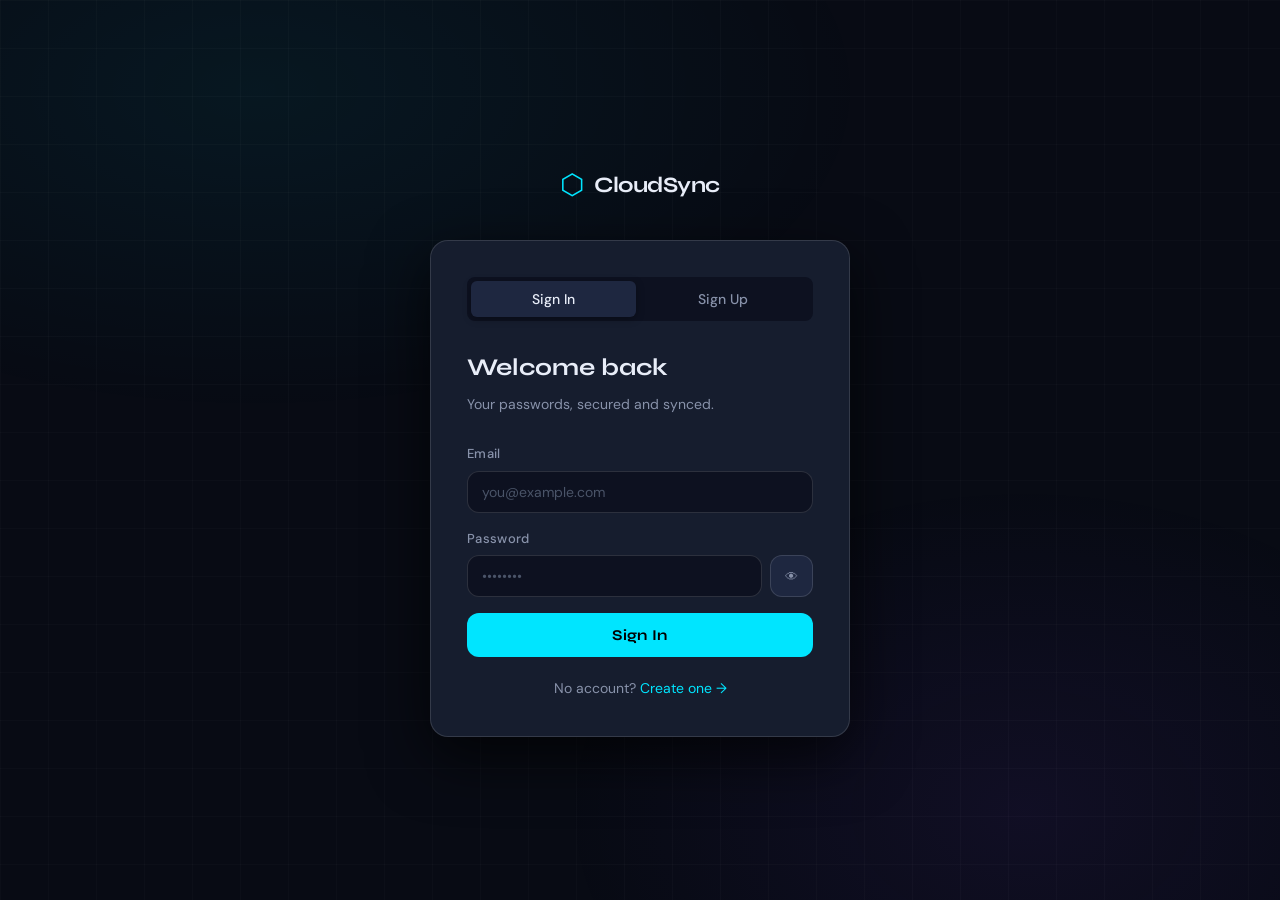
<file: index.html>
<!DOCTYPE html>
<html lang="en">
<head>
  <meta charset="UTF-8">
  <meta name="viewport" content="width=device-width, initial-scale=1.0">
  <title>CloudSync — Password Vault</title>
  <link rel="preconnect" href="https://fonts.googleapis.com">
  <link href="https://fonts.googleapis.com/css2?family=Syne:wght@400;600;700;800&family=DM+Sans:wght@300;400;500&display=swap" rel="stylesheet">
  <link rel="stylesheet" href="style.css">
</head>
<body class="auth-page">

  <div class="bg-mesh"></div>
  <div class="bg-grid"></div>

  <div class="auth-wrap">
    <div class="auth-brand">
      <div class="brand-icon">⬡</div>
      <span class="brand-name">CloudSync</span>
    </div>

    <div class="auth-card">
      <div class="tab-row">
        <button class="tab-btn active" data-tab="login" onclick="switchTab('login')">Sign In</button>
        <button class="tab-btn" data-tab="signup" onclick="switchTab('signup')">Sign Up</button>
        <div class="tab-indicator"></div>
      </div>

      <h2 id="tab-title">Welcome back</h2>
      <p class="auth-sub">Your passwords, secured and synced.</p>

      <div class="field">
        <label>Email</label>
        <input type="email" id="email" placeholder="you@example.com" autocomplete="email">
      </div>

      <div class="field">
        <label>Password</label>
        <div class="input-group">
          <input type="password" id="password" placeholder="••••••••" autocomplete="current-password">
          <button class="eye-btn" type="button" onclick="toggleEye()">👁</button>
        </div>
      </div>

      <button class="primary-btn" id="action-btn" onclick="login()">Sign In</button>

      <p class="auth-hint">
        <span id="hint-text">No account? </span>
        <a href="#" onclick="switchTab('signup'); return false;">Create one →</a>
      </p>
    </div>
  </div>

  <div id="toast" class="toast"></div>

  <script src="supabase.js"></script>
  <script src="auth.js"></script>
  <script>
    function toggleEye() {
      const inp = document.getElementById("password");
      inp.type = inp.type === "password" ? "text" : "password";
    }
  </script>
</body>
</html>
</file>
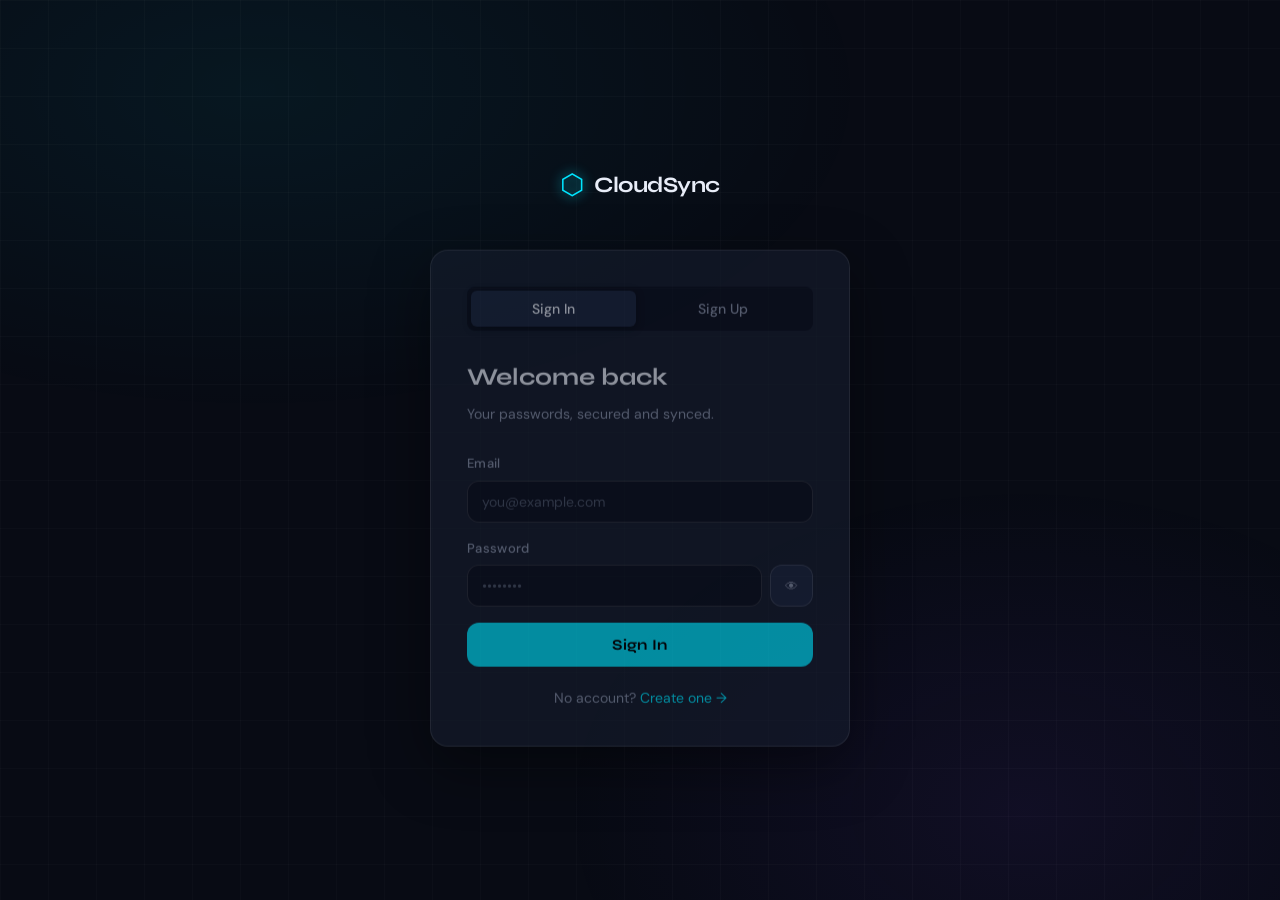
<file: dashboard.html>
<!DOCTYPE html>
<html lang="en">
<head>
  <meta charset="UTF-8">
  <meta name="viewport" content="width=device-width, initial-scale=1.0">
  <title>CloudSync — Dashboard</title>
  <link rel="preconnect" href="https://fonts.googleapis.com">
  <link href="https://fonts.googleapis.com/css2?family=Syne:wght@400;600;700;800&family=DM+Sans:wght@300;400;500&display=swap" rel="stylesheet">
  <link rel="stylesheet" href="style.css">
</head>
<body class="dash-page">

  <div class="bg-mesh"></div>

  <!-- Sidebar -->
  <aside class="sidebar">
    <div class="brand">
      <div class="brand-icon">⬡</div>
      <span class="brand-name">CloudSync</span>
    </div>

    <div class="user-pill">
      <div class="user-avatar" id="user-initial">?</div>
      <div class="user-info">
        <div class="user-email" id="user-email">Loading…</div>
        <div class="user-role">Password Vault</div>
      </div>
    </div>

    <nav class="sidebar-nav">
      <div class="nav-label">Filters</div>
      <button class="filter-btn active" data-filter="all" onclick="setFilter('all')">
        <span class="nav-icon">🔐</span> All Passwords
      </button>
      <button class="filter-btn" data-filter="social" onclick="setFilter('social')">
        <span class="nav-icon">💬</span> Social
      </button>
      <button class="filter-btn" data-filter="finance" onclick="setFilter('finance')">
        <span class="nav-icon">💳</span> Finance
      </button>
      <button class="filter-btn" data-filter="work" onclick="setFilter('work')">
        <span class="nav-icon">💼</span> Work
      </button>
      <button class="filter-btn" data-filter="shopping" onclick="setFilter('shopping')">
        <span class="nav-icon">🛍</span> Shopping
      </button>
      <button class="filter-btn" data-filter="other" onclick="setFilter('other')">
        <span class="nav-icon">📦</span> Other
      </button>
    </nav>

    <button class="logout-btn" onclick="logout()">⎋ Sign Out</button>
  </aside>

  <!-- Main Content -->
  <main class="main">
    <header class="dash-header">
      <div>
        <h1 class="dash-title">Your Vault</h1>
        <p class="dash-sub">Manage your passwords securely</p>
      </div>
      <button class="primary-btn add-btn" onclick="openAddModal()">+ Add Password</button>
    </header>

    <!-- Stats -->
    <div class="stats-row">
      <div class="stat-card">
        <div class="stat-num" id="stat-total">0</div>
        <div class="stat-label">Total Saved</div>
      </div>
      <div class="stat-card green">
        <div class="stat-num" id="stat-strong">0</div>
        <div class="stat-label">Strong</div>
      </div>
      <div class="stat-card red">
        <div class="stat-num" id="stat-weak">0</div>
        <div class="stat-label">Weak</div>
      </div>
    </div>

    <!-- Search -->
    <div class="search-bar">
      <span class="search-icon">🔍</span>
      <input type="text" placeholder="Search by site or username…" oninput="doSearch(event)">
    </div>

    <!-- Passwords List -->
    <div id="passwords-list" class="passwords-list">
      <div class="loading-state">Loading vault…</div>
    </div>
  </main>

  <!-- ─── Add Password Modal ─── -->
  <div class="modal" id="add-modal">
    <div class="modal-box">
      <div class="modal-header">
        <h3>Add New Password</h3>
        <button class="close-btn" onclick="closeModal()">✕</button>
      </div>

      <div class="modal-body">
        <div class="field-row">
          <div class="field">
            <label>Site / App Name *</label>
            <input type="text" id="site-name" placeholder="e.g. Gmail, GitHub">
          </div>
          <div class="field">
            <label>Username / Email</label>
            <input type="text" id="site-user" placeholder="your@email.com">
          </div>
        </div>

        <div class="field">
          <label>Password *</label>
          <div class="input-group">
            <input type="text" id="pwd-input" placeholder="Enter or generate" oninput="checkStrength()">
            <button class="eye-btn" type="button" onclick="generatePassword()">⚡ Gen</button>
          </div>
        </div>

        <!-- Strength Bar -->
        <div class="strength-wrap">
          <div class="strength-track">
            <div id="strength-bar" class="strength-fill"></div>
          </div>
          <div class="strength-info">
            <span id="strength-label"></span>
            <span id="crack-time"></span>
          </div>
        </div>

        <!-- Generator Options -->
        <div class="gen-options">
          <label class="gen-label">Generator options</label>
          <div class="gen-row">
            <label class="check-label"><input type="checkbox" id="gen-upper" checked> A–Z</label>
            <label class="check-label"><input type="checkbox" id="gen-numbers" checked> 0–9</label>
            <label class="check-label"><input type="checkbox" id="gen-symbols" checked> !@#</label>
            <div class="len-control">
              <span>Length:</span>
              <input type="number" id="gen-length" value="16" min="8" max="64">
            </div>
          </div>
        </div>

        <div class="field-row">
          <div class="field">
            <label>Category</label>
            <select id="category">
              <option value="social">Social</option>
              <option value="finance">Finance</option>
              <option value="work">Work</option>
              <option value="shopping">Shopping</option>
              <option value="other" selected>Other</option>
            </select>
          </div>
        </div>

        <div class="field">
          <label>Notes</label>
          <textarea id="notes" placeholder="Optional notes…" rows="2"></textarea>
        </div>
      </div>

      <div class="modal-footer">
        <button class="ghost-btn" onclick="closeModal()">Cancel</button>
        <button class="primary-btn" onclick="savePassword()">Save Password</button>
      </div>
    </div>
  </div>

  <!-- ─── View Password Modal ─── -->
  <div class="modal" id="view-modal">
    <div class="modal-box">
      <div class="modal-header">
        <h3>Password Details</h3>
        <button class="close-btn" onclick="closeModal()">✕</button>
      </div>
      <div class="modal-body view-details">
        <div class="detail-row">
          <span class="detail-label">Site</span>
          <span class="detail-val" id="view-site"></span>
        </div>
        <div class="detail-row">
          <span class="detail-label">Username</span>
          <span class="detail-val" id="view-user"></span>
        </div>
        <div class="detail-row">
          <span class="detail-label">Password</span>
          <span class="detail-val mono" id="view-pwd"></span>
        </div>
        <div class="detail-row">
          <span class="detail-label">Category</span>
          <span class="detail-val" id="view-cat"></span>
        </div>
        <div class="detail-row">
          <span class="detail-label">Notes</span>
          <span class="detail-val" id="view-notes"></span>
        </div>
        <div class="detail-row">
          <span class="detail-label">Saved on</span>
          <span class="detail-val" id="view-date"></span>
        </div>
      </div>
      <div class="modal-footer">
        <button class="ghost-btn" onclick="closeModal()">Close</button>
      </div>
    </div>
  </div>

  <!-- Modal overlay click to close -->
  <div id="toast" class="toast"></div>

  <script src="supabase.js"></script>
  <script src="passwords.js"></script>
  <script>
    window.onload = function() {
      guardAuth();
      const user = localStorage.getItem("cs_user");
      document.getElementById("user-email").textContent = user;
      document.getElementById("user-initial").textContent = user.charAt(0).toUpperCase();
      loadPasswords();
    };

    function guardAuth() {
      if (!localStorage.getItem("cs_user")) window.location.href = "index.html";
    }

    function logout() {
      localStorage.removeItem("cs_user");
      localStorage.removeItem("cs_uid");
      window.location.href = "index.html";
    }

    // Close modal on backdrop click
    document.querySelectorAll(".modal").forEach(m => {
      m.addEventListener("click", e => { if (e.target === m) closeModal(); });
    });
  </script>
</body>
</html>
</file>
<file: style.css>
/* ─── Reset & Tokens ────────────────────────────────────────── */
*, *::before, *::after { box-sizing: border-box; margin: 0; padding: 0; }

:root {
  --bg:          #080b14;
  --bg2:         #0d1120;
  --bg3:         #111827;
  --surface:     #161d2e;
  --surface2:    #1e2740;
  --border:      rgba(255,255,255,0.07);
  --border2:     rgba(255,255,255,0.13);
  --text:        #e8edf8;
  --text-dim:    #8892aa;
  --text-muted:  #4a5468;
  --accent:      #00e5ff;
  --accent2:     #7c3aed;
  --green:       #34d399;
  --red:         #f87171;
  --yellow:      #fbbf24;
  --font-head:   'Syne', sans-serif;
  --font-body:   'DM Sans', sans-serif;
  --radius:      12px;
  --radius-lg:   18px;
  --shadow:      0 8px 32px rgba(0,0,0,0.5);
  --shadow-lg:   0 20px 60px rgba(0,0,0,0.7);
  --transition:  0.2s cubic-bezier(0.4, 0, 0.2, 1);
}

html, body { height: 100%; }

body {
  background: var(--bg);
  color: var(--text);
  font-family: var(--font-body);
  font-size: 15px;
  line-height: 1.6;
  overflow-x: hidden;
}

/* ─── Background Effects ──────────────────────────────────────── */
.bg-mesh {
  position: fixed;
  inset: 0;
  pointer-events: none;
  z-index: 0;
  background:
    radial-gradient(ellipse 80% 60% at 20% 10%, rgba(0,229,255,0.06) 0%, transparent 60%),
    radial-gradient(ellipse 60% 60% at 80% 90%, rgba(124,58,237,0.08) 0%, transparent 60%);
}

.bg-grid {
  position: fixed;
  inset: 0;
  pointer-events: none;
  z-index: 0;
  background-image:
    linear-gradient(rgba(255,255,255,0.02) 1px, transparent 1px),
    linear-gradient(90deg, rgba(255,255,255,0.02) 1px, transparent 1px);
  background-size: 48px 48px;
}

/* ─── Auth Page ───────────────────────────────────────────────── */
.auth-page {
  display: flex;
  flex-direction: column;
  align-items: center;
  justify-content: center;
  min-height: 100vh;
  padding: 24px;
}

.auth-wrap {
  width: 100%;
  max-width: 420px;
  position: relative;
  z-index: 1;
}

.auth-brand {
  display: flex;
  align-items: center;
  gap: 10px;
  margin-bottom: 32px;
  justify-content: center;
}

.brand-icon {
  font-size: 28px;
  color: var(--accent);
  animation: pulse 3s ease-in-out infinite;
}

@keyframes pulse {
  0%, 100% { filter: drop-shadow(0 0 6px var(--accent)); }
  50% { filter: drop-shadow(0 0 18px var(--accent)); }
}

.brand-name {
  font-family: var(--font-head);
  font-size: 22px;
  font-weight: 700;
  letter-spacing: -0.5px;
  color: var(--text);
}

.auth-card {
  background: var(--surface);
  border: 1px solid var(--border2);
  border-radius: var(--radius-lg);
  padding: 36px;
  box-shadow: var(--shadow-lg);
  animation: slideUp 0.5s cubic-bezier(0.22, 1, 0.36, 1);
}

@keyframes slideUp {
  from { opacity: 0; transform: translateY(24px); }
  to   { opacity: 1; transform: translateY(0); }
}

.tab-row {
  display: flex;
  background: var(--bg2);
  border-radius: 8px;
  padding: 4px;
  margin-bottom: 28px;
  gap: 4px;
}

.tab-btn {
  flex: 1;
  padding: 9px;
  border: none;
  border-radius: 6px;
  background: transparent;
  color: var(--text-dim);
  font-family: var(--font-body);
  font-size: 14px;
  font-weight: 500;
  cursor: pointer;
  transition: var(--transition);
}

.tab-btn.active {
  background: var(--surface2);
  color: var(--text);
  box-shadow: 0 2px 8px rgba(0,0,0,0.3);
}

h2 {
  font-family: var(--font-head);
  font-size: 24px;
  font-weight: 700;
  margin-bottom: 6px;
}

.auth-sub {
  color: var(--text-dim);
  font-size: 14px;
  margin-bottom: 28px;
}

/* ─── Fields ─────────────────────────────────────────────────── */
.field {
  margin-bottom: 16px;
}

.field label {
  display: block;
  font-size: 13px;
  font-weight: 500;
  color: var(--text-dim);
  margin-bottom: 6px;
  letter-spacing: 0.3px;
}

input, textarea, select {
  width: 100%;
  background: var(--bg2);
  border: 1px solid var(--border2);
  border-radius: var(--radius);
  padding: 11px 14px;
  color: var(--text);
  font-family: var(--font-body);
  font-size: 14px;
  transition: var(--transition);
  outline: none;
  -webkit-appearance: none;
}

input::placeholder, textarea::placeholder { color: var(--text-muted); }

input:focus, textarea:focus, select:focus {
  border-color: var(--accent);
  box-shadow: 0 0 0 3px rgba(0,229,255,0.1);
}

select { cursor: pointer; }

textarea { resize: vertical; min-height: 64px; }

.input-group {
  display: flex;
  gap: 8px;
}

.input-group input { flex: 1; }

.eye-btn {
  background: var(--surface2);
  border: 1px solid var(--border2);
  border-radius: var(--radius);
  color: var(--text-dim);
  cursor: pointer;
  padding: 0 14px;
  font-size: 13px;
  font-family: var(--font-body);
  white-space: nowrap;
  transition: var(--transition);
}

.eye-btn:hover { background: var(--accent); color: #000; border-color: var(--accent); }

/* ─── Buttons ─────────────────────────────────────────────────── */
.primary-btn {
  width: 100%;
  padding: 13px;
  background: var(--accent);
  color: #000;
  border: none;
  border-radius: var(--radius);
  font-family: var(--font-head);
  font-size: 15px;
  font-weight: 700;
  cursor: pointer;
  transition: var(--transition);
  letter-spacing: 0.3px;
}

.primary-btn:hover {
  background: #33eaff;
  transform: translateY(-1px);
  box-shadow: 0 6px 20px rgba(0,229,255,0.35);
}

.primary-btn:active { transform: translateY(0); }

.ghost-btn {
  padding: 11px 20px;
  background: transparent;
  color: var(--text-dim);
  border: 1px solid var(--border2);
  border-radius: var(--radius);
  font-family: var(--font-body);
  font-size: 14px;
  cursor: pointer;
  transition: var(--transition);
}

.ghost-btn:hover { border-color: var(--border2); background: var(--surface2); color: var(--text); }

.auth-hint {
  text-align: center;
  margin-top: 20px;
  font-size: 14px;
  color: var(--text-dim);
}

.auth-hint a { color: var(--accent); text-decoration: none; }
.auth-hint a:hover { text-decoration: underline; }

/* ─── Dashboard Layout ────────────────────────────────────────── */
.dash-page {
  display: flex;
  min-height: 100vh;
}

.sidebar {
  width: 240px;
  min-height: 100vh;
  background: var(--surface);
  border-right: 1px solid var(--border);
  display: flex;
  flex-direction: column;
  padding: 24px 16px;
  position: fixed;
  left: 0; top: 0; bottom: 0;
  z-index: 10;
}

.brand {
  display: flex;
  align-items: center;
  gap: 10px;
  padding: 0 8px;
  margin-bottom: 28px;
}

.user-pill {
  display: flex;
  align-items: center;
  gap: 10px;
  background: var(--bg2);
  border-radius: var(--radius);
  padding: 10px 12px;
  margin-bottom: 28px;
  border: 1px solid var(--border);
}

.user-avatar {
  width: 34px;
  height: 34px;
  border-radius: 8px;
  background: linear-gradient(135deg, var(--accent), var(--accent2));
  color: #fff;
  font-family: var(--font-head);
  font-weight: 700;
  font-size: 15px;
  display: flex;
  align-items: center;
  justify-content: center;
  flex-shrink: 0;
}

.user-email {
  font-size: 12px;
  font-weight: 500;
  color: var(--text);
  white-space: nowrap;
  overflow: hidden;
  text-overflow: ellipsis;
  max-width: 140px;
}

.user-role {
  font-size: 11px;
  color: var(--text-muted);
}

.sidebar-nav { flex: 1; }

.nav-label {
  font-size: 11px;
  letter-spacing: 1px;
  color: var(--text-muted);
  text-transform: uppercase;
  padding: 0 10px;
  margin-bottom: 8px;
}

.filter-btn {
  display: flex;
  align-items: center;
  gap: 10px;
  width: 100%;
  padding: 10px 12px;
  border: none;
  border-radius: var(--radius);
  background: transparent;
  color: var(--text-dim);
  font-family: var(--font-body);
  font-size: 14px;
  cursor: pointer;
  transition: var(--transition);
  text-align: left;
  margin-bottom: 2px;
}

.filter-btn:hover { background: var(--surface2); color: var(--text); }
.filter-btn.active { background: rgba(0,229,255,0.1); color: var(--accent); }

.nav-icon { font-size: 16px; }

.logout-btn {
  margin-top: auto;
  width: 100%;
  padding: 10px;
  background: transparent;
  border: 1px solid var(--border2);
  border-radius: var(--radius);
  color: var(--text-dim);
  font-family: var(--font-body);
  font-size: 14px;
  cursor: pointer;
  transition: var(--transition);
}

.logout-btn:hover { background: rgba(248,113,113,0.1); color: var(--red); border-color: var(--red); }

/* ─── Main Content ───────────────────────────────────────────── */
.main {
  margin-left: 240px;
  flex: 1;
  padding: 36px 40px;
  position: relative;
  z-index: 1;
  max-width: calc(100vw - 240px);
}

.dash-header {
  display: flex;
  align-items: flex-start;
  justify-content: space-between;
  margin-bottom: 32px;
}

.dash-title {
  font-family: var(--font-head);
  font-size: 28px;
  font-weight: 800;
  letter-spacing: -0.5px;
  margin-bottom: 4px;
}

.dash-sub { color: var(--text-dim); font-size: 14px; }

.add-btn { width: auto; padding: 12px 24px; font-size: 14px; }

/* ─── Stats ──────────────────────────────────────────────────── */
.stats-row {
  display: flex;
  gap: 16px;
  margin-bottom: 28px;
}

.stat-card {
  flex: 1;
  background: var(--surface);
  border: 1px solid var(--border);
  border-radius: var(--radius-lg);
  padding: 20px 24px;
  transition: var(--transition);
}

.stat-card:hover { border-color: var(--border2); transform: translateY(-2px); }
.stat-card.green { border-color: rgba(52,211,153,0.2); }
.stat-card.red   { border-color: rgba(248,113,113,0.2); }

.stat-num {
  font-family: var(--font-head);
  font-size: 32px;
  font-weight: 800;
  line-height: 1;
  margin-bottom: 4px;
}

.stat-card.green .stat-num { color: var(--green); }
.stat-card.red   .stat-num { color: var(--red); }

.stat-label { font-size: 13px; color: var(--text-dim); }

/* ─── Search ──────────────────────────────────────────────────── */
.search-bar {
  display: flex;
  align-items: center;
  gap: 10px;
  background: var(--surface);
  border: 1px solid var(--border2);
  border-radius: var(--radius);
  padding: 0 16px;
  margin-bottom: 20px;
  transition: var(--transition);
}

.search-bar:focus-within {
  border-color: var(--accent);
  box-shadow: 0 0 0 3px rgba(0,229,255,0.1);
}

.search-icon { font-size: 16px; color: var(--text-muted); flex-shrink: 0; }

.search-bar input {
  border: none;
  background: transparent;
  padding: 13px 0;
  font-size: 14px;
  box-shadow: none;
}

.search-bar input:focus { box-shadow: none; }

/* ─── Password Cards ──────────────────────────────────────────── */
.passwords-list { display: flex; flex-direction: column; gap: 10px; }

.pwd-card {
  display: flex;
  align-items: center;
  gap: 14px;
  background: var(--surface);
  border: 1px solid var(--border);
  border-radius: var(--radius);
  padding: 16px 20px;
  transition: var(--transition);
  animation: fadeIn 0.3s ease both;
}

@keyframes fadeIn {
  from { opacity: 0; transform: translateY(8px); }
  to   { opacity: 1; transform: translateY(0); }
}

.pwd-card:hover { border-color: var(--border2); background: var(--surface2); }

.pwd-favicon {
  width: 40px;
  height: 40px;
  border-radius: 10px;
  background: linear-gradient(135deg, var(--accent2), #4f46e5);
  color: #fff;
  font-family: var(--font-head);
  font-size: 13px;
  font-weight: 700;
  display: flex;
  align-items: center;
  justify-content: center;
  flex-shrink: 0;
}

.pwd-info { flex: 1; min-width: 0; }
.pwd-site { font-weight: 600; font-size: 15px; margin-bottom: 2px; white-space: nowrap; overflow: hidden; text-overflow: ellipsis; }
.pwd-user { font-size: 13px; color: var(--text-dim); white-space: nowrap; overflow: hidden; text-overflow: ellipsis; }

.pwd-meta { display: flex; gap: 6px; flex-shrink: 0; }

.badge {
  font-size: 11px;
  font-weight: 600;
  padding: 3px 9px;
  border-radius: 999px;
  letter-spacing: 0.3px;
}

.badge-very-strong { background: rgba(0,229,255,0.15); color: var(--accent); }
.badge-strong { background: rgba(52,211,153,0.15); color: var(--green); }
.badge-fair   { background: rgba(251,191,36,0.15); color: var(--yellow); }
.badge-weak   { background: rgba(248,113,113,0.15); color: var(--red); }
.badge-very-weak { background: rgba(248,113,113,0.2); color: var(--red); }
.badge-cat    { background: rgba(124,58,237,0.15); color: #a78bfa; }
.badge-\?     { background: var(--bg2); color: var(--text-muted); }

.pwd-actions { display: flex; gap: 6px; flex-shrink: 0; }

.icon-btn {
  width: 34px;
  height: 34px;
  display: flex;
  align-items: center;
  justify-content: center;
  border: 1px solid var(--border2);
  border-radius: 8px;
  background: transparent;
  cursor: pointer;
  font-size: 15px;
  transition: var(--transition);
  color: var(--text-dim);
}

.icon-btn:hover { background: var(--surface2); border-color: var(--border2); color: var(--text); }
.icon-btn.danger:hover { background: rgba(248,113,113,0.1); border-color: var(--red); }

/* ─── Empty / Loading State ───────────────────────────────────── */
.empty-state {
  text-align: center;
  padding: 64px 24px;
  color: var(--text-dim);
}

.empty-icon { font-size: 48px; margin-bottom: 16px; opacity: 0.5; }
.loading-state { text-align: center; padding: 48px; color: var(--text-muted); }

/* ─── Modals ─────────────────────────────────────────────────── */
.modal {
  display: none;
  position: fixed;
  inset: 0;
  background: rgba(0,0,0,0.7);
  backdrop-filter: blur(4px);
  z-index: 100;
  align-items: center;
  justify-content: center;
  padding: 24px;
}

.modal.open { display: flex; animation: fadeIn 0.2s ease; }

.modal-box {
  background: var(--surface);
  border: 1px solid var(--border2);
  border-radius: var(--radius-lg);
  width: 100%;
  max-width: 560px;
  box-shadow: var(--shadow-lg);
  animation: slideUp 0.3s cubic-bezier(0.22, 1, 0.36, 1);
}

.modal-header {
  display: flex;
  align-items: center;
  justify-content: space-between;
  padding: 22px 28px 18px;
  border-bottom: 1px solid var(--border);
}

.modal-header h3 {
  font-family: var(--font-head);
  font-size: 18px;
  font-weight: 700;
}

.close-btn {
  width: 30px;
  height: 30px;
  border: none;
  background: var(--surface2);
  border-radius: 6px;
  color: var(--text-dim);
  cursor: pointer;
  font-size: 13px;
  transition: var(--transition);
}

.close-btn:hover { background: var(--red); color: #fff; }

.modal-body { padding: 24px 28px; max-height: 60vh; overflow-y: auto; }

.modal-footer {
  padding: 16px 28px 22px;
  display: flex;
  justify-content: flex-end;
  gap: 10px;
  border-top: 1px solid var(--border);
}

.modal-footer .primary-btn { width: auto; padding: 11px 24px; font-size: 14px; }

.field-row {
  display: grid;
  grid-template-columns: 1fr 1fr;
  gap: 12px;
}

/* ─── Strength Bar ────────────────────────────────────────────── */
.strength-wrap { margin-bottom: 16px; }

.strength-track {
  height: 6px;
  background: var(--bg2);
  border-radius: 999px;
  overflow: hidden;
  margin-bottom: 6px;
}

.strength-fill {
  height: 100%;
  width: 0%;
  border-radius: 999px;
  background: var(--red);
  transition: all 0.4s ease;
}

.strength-info {
  display: flex;
  justify-content: space-between;
  font-size: 12px;
  color: var(--text-dim);
}

/* ─── Generator Options ──────────────────────────────────────── */
.gen-options {
  background: var(--bg2);
  border-radius: var(--radius);
  padding: 12px 14px;
  margin-bottom: 16px;
  border: 1px solid var(--border);
}

.gen-label {
  font-size: 12px;
  color: var(--text-muted);
  display: block;
  margin-bottom: 10px;
}

.gen-row {
  display: flex;
  align-items: center;
  gap: 16px;
  flex-wrap: wrap;
}

.check-label {
  display: flex;
  align-items: center;
  gap: 6px;
  font-size: 13px;
  color: var(--text-dim);
  cursor: pointer;
}

.check-label input[type="checkbox"] {
  width: auto;
  accent-color: var(--accent);
}

.len-control {
  display: flex;
  align-items: center;
  gap: 8px;
  font-size: 13px;
  color: var(--text-dim);
  margin-left: auto;
}

.len-control input {
  width: 60px;
  padding: 5px 8px;
  font-size: 13px;
}

/* ─── View Details ────────────────────────────────────────────── */
.view-details { display: flex; flex-direction: column; gap: 14px; }

.detail-row {
  display: flex;
  gap: 16px;
  align-items: flex-start;
  padding-bottom: 14px;
  border-bottom: 1px solid var(--border);
}

.detail-row:last-child { border-bottom: none; padding-bottom: 0; }

.detail-label {
  width: 90px;
  font-size: 12px;
  color: var(--text-muted);
  text-transform: uppercase;
  letter-spacing: 0.5px;
  flex-shrink: 0;
  padding-top: 2px;
}

.detail-val { font-size: 14px; word-break: break-all; }
.detail-val.mono { font-family: 'Courier New', monospace; font-size: 13px; color: var(--accent); }

/* ─── Toast ───────────────────────────────────────────────────── */
.toast {
  position: fixed;
  bottom: 28px;
  right: 28px;
  z-index: 999;
  background: var(--surface2);
  color: var(--text);
  border: 1px solid var(--border2);
  border-radius: var(--radius);
  padding: 12px 20px;
  font-size: 14px;
  font-weight: 500;
  box-shadow: var(--shadow);
  opacity: 0;
  transform: translateY(10px);
  transition: all 0.25s ease;
  pointer-events: none;
}

.toast.show { opacity: 1; transform: translateY(0); }
.toast.success { border-color: var(--green); color: var(--green); }
.toast.error   { border-color: var(--red); color: var(--red); }
.toast.info    { border-color: var(--accent); color: var(--accent); }

/* ─── Scrollbar ───────────────────────────────────────────────── */
::-webkit-scrollbar { width: 6px; height: 6px; }
::-webkit-scrollbar-track { background: transparent; }
::-webkit-scrollbar-thumb { background: var(--surface2); border-radius: 999px; }
::-webkit-scrollbar-thumb:hover { background: var(--border2); }
</file>
